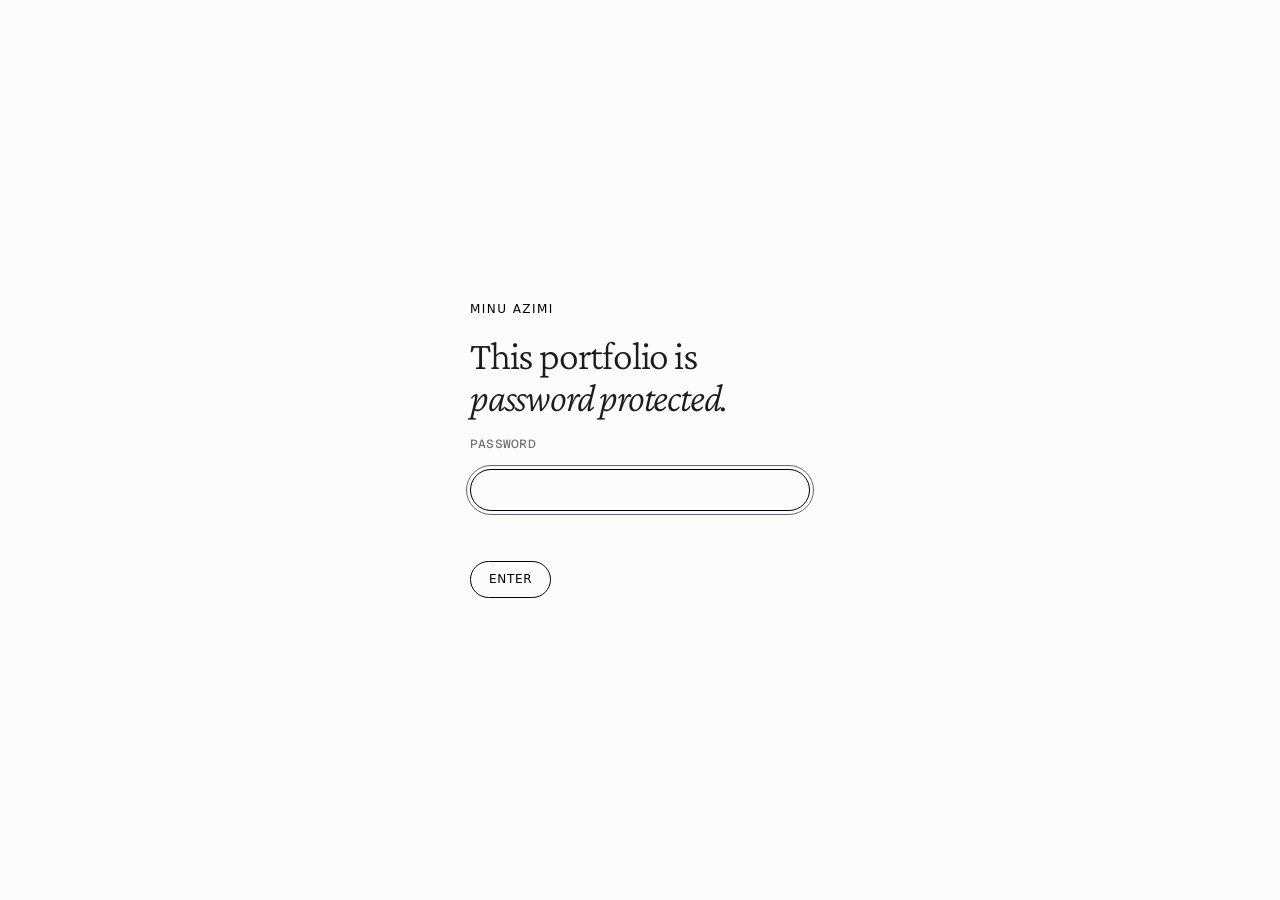
<file: index.html>
<!doctype html>
<html lang="en">
<head>
<meta charset="utf-8">
<script src="gate.js"></script>
<meta name="viewport" content="width=device-width, initial-scale=1, viewport-fit=cover">
<title>Minu Azimi</title>
<meta name="claude:viewport-fit-sides" content="cover">
<meta name="description" content="Brand design and illustration by Minu Azimi.">
<link rel="preconnect" href="https://fonts.googleapis.com">
<link rel="preconnect" href="https://fonts.gstatic.com" crossorigin>
<link rel="stylesheet" href="https://fonts.googleapis.com/css2?family=Azeret+Mono:wght@400&family=Crimson+Pro:ital,wght@0,300;1,300&display=swap">
<link rel="stylesheet" href="styles.css?v=1795150626">
</head>
<body>
<div class="home-hero">
  <div class="wrap nav-over">
  <nav class="nav" aria-label="Main">
    <a class="brand" href="index.html" aria-current="page">Minu Azimi</a>
    <ul><li><a href="work.html">Work</a></li><li><a href="about.html">About</a></li><li><a href="personal.html">Personal</a></li><li><a href="contact.html">Contact</a></li></ul>
  </nav>
</div>

  <img class="home-hero-art" src="images/kooch-ill-tree.webp" width="1400" height="1400" alt="Pomegranate tree illustration">
  <a class="scroll-cue label" href="#intro" aria-label="Scroll to introduction">↓</a>
</div>
<div class="wrap">
  <section class="home-intro" id="intro" aria-label="Introduction">
    <div class="services" aria-label="Services">
      <span class="mono-label">Service</span>
      <span class="mono-label">Brand identity</span>
      <span class="mono-label">Illustration</span>
      <span class="mono-label">Packaging</span>
      <span class="mono-label">Signage</span>
      <span class="mono-label">Campaign &amp; social</span>
    </div>
    <div class="statement">
      <h1><em>A brand designer</em> shaping identities with a trained eye and an artist’s hand.</h1>
      <a class="btn on-mauve" href="about.html">Learn more</a>
    </div>
  </section>

  <section aria-labelledby="latest-title">
    <div class="section-head">
      <h2 id="latest-title">See the <em>latest work</em></h2>
      <a class="btn soft" href="work.html">View all work</a>
    </div>
    <div class="work-row">
      <a class="card" href="kooch.html">
        <div class="img"><img src="images/kooch-bag.jpg" width="1024" height="1401" alt="Kooch shopping bag with swallow mark on a stone ledge" loading="lazy"></div>
        <div class="card-text">
          <span class="mono-label">Kooch: an illustrated identity for a shop in Venice</span>
          <span class="tag">Brand</span>
          <span class="more label">View case study</span>
        </div>
      </a>
      <a class="card" href="chargenet.html">
        <div class="img"><img src="images/chargenet-stationery-card.jpg" width="1080" height="1350" alt="ChargeNet letterhead" loading="lazy"></div>
        <div class="card-text">
          <span class="mono-label">ChargeNet: brand identity for sustainable EV charging</span>
          <span class="tag">Brand</span>
          <span class="more label">View case study</span>
        </div>
      </a>
    </div>
  </section>

  <section aria-labelledby="personal-title">
    <div class="section-head">
      <h2 id="personal-title">Art came first. <br><em>Design followed.</em></h2>
      <a class="btn soft" href="personal.html">Explore personal work</a>
    </div>
    <div class="scatter">
      <a class="s1" href="personal.html"><img src="images/personal-fanciulla-misteriosa.jpg" width="720" height="900" alt="Woman with a blonde bob in a dark floral dress, glancing back" loading="lazy"></a>
      <a class="s2" href="personal.html"><img src="images/personal-up-in-the-air.jpg" width="500" height="616" alt="Girl with pink hair in a striped swimsuit leaping through the air" loading="lazy"></a>
    </div>
  </section>
</div>
<div class="wrap">
  <footer class="site-foot">
    <p class="foot-bio">Minu Azimi is a brand designer and illustrator. She came to design through art, with degrees in Illustration from Scuola Internazionale di Comics in Rome and Graphic Design from San José State University.</p>
    <div class="foot-links">
      <span class="label foot-k">Get in touch</span>
      <a class="label" href="mailto:minu@minuazimi.com">minu@minuazimi.com</a>
      <a class="label" href="https://www.instagram.com/minu_disegni/" target="_blank" rel="noopener">Instagram</a>
    </div>
    <p class="foot-cta">Building a brand? <em>Let’s talk.</em></p>
  </footer>
</div>
<script src="site.js?v=1795150626"></script>
</body>
</html>
</file>
<file: styles.css>
/* Layout: gallery walk — thin type-only nav, hero image with mauve overlay panel and a mono service list in the left margin,
   then one project told as a sequence of full-bleed plates separated by 100px of paper. Light, flat, single theme by design. */
:root {
  color-scheme: light;
  --paper: #fcfcfc;
  --ink: #000000;
  --press: #1c1c1c;
  --charcoal: #262626;
  --ash: #a8a8a8;
  --ash-text: #6f6f6f;        /* ash darkened for small text on paper (AA) */
  --mauve: #6c5f7d;
  --sage: #cee6cc;
  --on-mauve: #fcfcfc;

  --serif: 'Crimson Pro', 'Lora', Georgia, 'Times New Roman', serif;
  --mono: 'Azeret Mono', 'JetBrains Mono', 'IBM Plex Mono', ui-monospace, SFMono-Regular, Menlo, monospace;
  --sans: ui-sans-serif, system-ui, -apple-system, BlinkMacSystemFont, 'Segoe UI', 'Helvetica Neue', Arial, sans-serif;

  --t-caption: 12px;
  --t-body: clamp(15px, 1.2vw + 9px, 18px);
  --t-heading: clamp(34px, 3vw + 18px, 44px);
  --t-display: clamp(38px, 3.4vw + 20px, 50px);

  --gap: 10px;
  --pad: 20px;
  --section: clamp(60px, 8vw, 100px);
  --max: 1280px;
  --pill: 200px;
}

* { box-sizing: border-box; }
html { scroll-behavior: smooth; }
@media (prefers-reduced-motion: reduce) { html { scroll-behavior: auto; } * { transition: none !important; } }
body {
  background: var(--paper);
  color: var(--ink);
  font-family: var(--mono);
  font-size: var(--t-body);
  line-height: 1.45;
  letter-spacing: -0.01em;
  -webkit-font-smoothing: antialiased;
}
img { display: block; max-width: 100%; height: auto; }
a { color: inherit; }
:focus-visible { outline: 1px solid var(--mauve); outline-offset: 3px; }

.wrap {
  max-width: calc(var(--max) + 2 * max(20px, env(safe-area-inset-left, 0px)));
  margin-inline: auto;
  padding-left: max(20px, env(safe-area-inset-left, 0px));
  padding-right: max(20px, env(safe-area-inset-right, 0px));
}
@media (max-width: 480px) {
  .wrap { padding-left: max(16px, env(safe-area-inset-left, 0px)); padding-right: max(16px, env(safe-area-inset-right, 0px)); }
}

/* Type roles */
.label, .nav a, .brand, .tag, .btn {
  font-family: var(--sans);
  font-size: var(--t-caption);
  text-transform: uppercase;
  letter-spacing: 0.06em;
  line-height: 1.2;
}
.mono-label {
  font-family: var(--mono);
  font-size: var(--t-caption);
  text-transform: uppercase;
  letter-spacing: 0.02em;
  line-height: 1.2;
}
h1, h2, h3 {
  font-family: var(--serif);
  font-weight: 300;
  margin: 0;
  text-wrap: balance;
  color: var(--press);
}
h1 { font-size: var(--t-display); line-height: 0.98; letter-spacing: -0.03em; }
h2 { font-size: var(--t-heading); line-height: 1.1; letter-spacing: -0.034em; }
h3 { font-size: clamp(26px, 1.5vw + 18px, 32px); line-height: 1.1; letter-spacing: -0.02em; }
h1 em, h2 em, h3 em { font-style: italic; }
p { margin: 0; max-width: 60ch; }

/* Placeholder copy for Minu to replace */
.ph { color: var(--mauve); border-bottom: 1px dashed currentColor; }
.panel .ph { color: var(--sage); }

/* Nav */
.nav {
  display: flex; justify-content: space-between; align-items: center; gap: 20px;
  padding-block: 20px;
}
.brand { text-decoration: none; letter-spacing: 0.12em; }
.nav ul { display: flex; gap: clamp(20px, 3vw, 40px); list-style: none; margin: 0; padding: 0; }
.nav a { text-decoration: none; }
.nav a:hover { text-decoration: underline; text-underline-offset: 3px; }

/* Pill button */
.btn {
  display: inline-flex; align-items: center; gap: 8px;
  padding: 10px 18px;
  border: 1px solid var(--ink);
  border-radius: var(--pill);
  background: transparent; color: var(--ink);
  text-decoration: none; cursor: pointer;
  transition: background .2s, color .2s;
}
.btn:hover { background: var(--ink); color: var(--paper); }
.btn.on-mauve { border-color: var(--on-mauve); color: var(--on-mauve); }
.btn.on-mauve:hover { background: var(--on-mauve); color: var(--mauve); }

/* Hero */
.hero {
  display: grid;
  grid-template-columns: 200px minmax(0, 1fr);
  gap: var(--pad);
  padding-top: 20px;
}
.services { display: flex; flex-direction: column; gap: var(--gap); color: var(--mauve); padding-top: 4px; }
.services .mono-label:first-child { color: var(--ink); margin-bottom: 6px; }
.hero-media { position: relative; margin-bottom: 60px; }
.hero-media img { width: 100%; aspect-ratio: 2400 / 1552; object-fit: cover; }
.panel {
  position: absolute; right: 0; bottom: -60px;
  width: min(400px, 44%);
  background: var(--mauve); color: var(--on-mauve);
  padding: 40px;
  display: flex; flex-direction: column; gap: 24px; align-items: flex-start;
}
.panel h1 { color: var(--on-mauve); font-size: var(--t-heading); line-height: 1.08; letter-spacing: -0.034em; }
.panel p { font-size: 14px; line-height: 1.45; }

/* Sections */
section { padding-block: var(--section) 0; }
.section-head { display: flex; flex-direction: column; align-items: center; gap: 40px; text-align: center; margin-bottom: 60px; }

/* Work card row */
.work-row { display: grid; grid-template-columns: 1fr 1fr; gap: var(--gap); }
.card { text-decoration: none; display: flex; flex-direction: column; }
.card .img { overflow: hidden; }
.card img { width: 100%; aspect-ratio: 4 / 5; object-fit: cover; transition: transform .6s ease; }
.card:hover img { transform: scale(1.02); }
.caption { display: flex; justify-content: space-between; align-items: baseline; gap: var(--gap); padding-top: 20px; }
.tag { color: var(--ash-text); }

/* Case study */
.cs-head {
  display: grid; grid-template-columns: minmax(0, 7fr) minmax(0, 5fr); gap: 40px 60px;
  padding-top: var(--section);
  border-top: 1px solid var(--ink);
  margin-top: var(--section);
}
.cs-head .kicker { color: var(--mauve); margin-bottom: 20px; }
.cs-head .lede { display: flex; flex-direction: column; gap: 18px; }
.facts { display: grid; grid-template-columns: max-content minmax(0, 1fr); gap: 12px 24px; margin: 0; align-self: start; }
.facts dt { color: var(--ash-text); }
.facts dd { margin: 0; }

.chapter {
  display: grid; grid-template-columns: 200px minmax(0, 1fr); gap: var(--pad);
  padding-top: var(--section);
}
.chapter-meta { display: flex; flex-direction: column; gap: 14px; align-self: start; position: sticky; top: 20px; }
.chapter-meta .mono-label { color: var(--mauve); }
.chapter-meta p { font-size: 13px; line-height: 1.5; }
.chapter-body { display: flex; flex-direction: column; gap: var(--gap); min-width: 0; }

.grid-2 { display: grid; grid-template-columns: 1fr 1fr; gap: var(--gap); }
.grid-3 { display: grid; grid-template-columns: repeat(3, 1fr); gap: var(--gap); }
.cover-45 img { aspect-ratio: 4 / 5; object-fit: cover; width: 100%; }
.cover-11 img { aspect-ratio: 1; object-fit: cover; width: 100%; }

figure { margin: 0; }
figcaption { padding-top: 10px; font-family: var(--mono); font-size: var(--t-caption); text-transform: uppercase; color: var(--ash-text); letter-spacing: 0.02em; }
.zoom { cursor: zoom-in; }

/* Color swatches */
.swatches { display: grid; grid-template-columns: repeat(5, 1fr); gap: var(--gap); }
.swatch { display: flex; flex-direction: column; gap: 8px; }
.swatch .chip { aspect-ratio: 1 / 1.1; border: 1px solid rgba(0,0,0,.08); }
.swatch .mono-label { font-size: 11px; display: flex; flex-direction: column; gap: 4px; }
.swatch .hex { color: var(--ash-text); }

/* Illustration plate: black band so painted pieces bleed into it */
.plate { background: var(--ink); color: var(--paper); margin-top: var(--section); padding-block: var(--section); }
.plate .chapter { padding-top: 0; }
.plate .chapter-meta .mono-label { color: var(--sage); }
.plate figcaption { color: var(--ash); }
.ill-grid { display: grid; grid-template-columns: repeat(3, 1fr); gap: var(--gap); }
.ill-grid .big { grid-column: span 2; grid-row: span 2; }
.ill-grid img { width: 100%; aspect-ratio: 1; object-fit: cover; }

/* Campaign */
.toggle { display: inline-flex; gap: 6px; }
.toggle button { font: inherit; }
.toggle .btn[aria-pressed="true"] { background: var(--ink); color: var(--paper); }
.campaign { display: grid; grid-template-columns: 5fr 6fr; gap: var(--gap); align-items: stretch; }
.campaign .email { display: flex; flex-direction: column; }
.campaign .email .img { flex: 1; min-height: 0; overflow: hidden; background: #f7e4de; }
.campaign .email img { width: 100%; height: 100%; object-fit: cover; object-position: top; }
.campaign .posts { display: flex; flex-direction: column; gap: var(--gap); }

/* About & contact */
.about { display: grid; grid-template-columns: 200px minmax(0, 7fr) minmax(0, 5fr); gap: 40px var(--pad); }
.about .copy { display: flex; flex-direction: column; gap: 18px; }
.contact-list { display: flex; flex-direction: column; gap: 14px; }
.contact-list .row { display: flex; flex-direction: column; gap: 4px; }
.contact-list .mono-label { color: var(--ash-text); }
.inline-link { text-decoration: underline; text-decoration-thickness: 1px; text-underline-offset: 3px; }
.copy-btn { margin-top: 6px; }


/* Lightbox */
dialog.lightbox { border: 0; padding: 0; margin: 0; background: transparent; width: 100vw; height: 100vh; max-width: none; max-height: none; overflow: hidden; outline: none; }
dialog.lightbox[open] { display: grid; grid-template-rows: minmax(0, 1fr) auto; }
dialog.lightbox::backdrop { background: rgba(252,252,252,.97); }
.lb-stage { display: flex; align-items: center; justify-content: center; min-height: 0; padding: 24px max(72px, env(safe-area-inset-left, 0px)) 8px; }
.lb-stage img { max-width: 100%; max-height: 100%; width: auto; height: auto; object-fit: contain; }
.lb-bar { display: flex; justify-content: space-between; align-items: center; gap: 20px; padding: 12px max(24px, env(safe-area-inset-right, 0px)) max(20px, env(safe-area-inset-bottom, 0px)); color: var(--ink); }
.lb-count { color: var(--ash-text); }
.lb-nav { position: absolute; top: 50%; transform: translateY(-50%); width: 48px; height: 48px; border-radius: var(--pill); border: 1px solid var(--ink); background: var(--paper); color: var(--ink); font-size: 18px; line-height: 1; cursor: pointer; display: grid; place-items: center; }
.lb-nav:hover { background: var(--ink); color: var(--paper); }
.lb-prev { left: max(14px, env(safe-area-inset-left, 0px)); }
.lb-next { right: max(14px, env(safe-area-inset-right, 0px)); }
.lightbox .btn:focus-visible, .lb-nav:focus-visible { outline: 1px solid var(--mauve); outline-offset: 2px; }
@media (max-width: 600px) { .lb-stage { padding: 16px 16px 8px; } .lb-nav { top: auto; bottom: 76px; transform: none; width: 44px; height: 44px; } }

/* Responsive */
@media (max-width: 900px) {
  .hero, .chapter, .about { grid-template-columns: minmax(0, 1fr); }
  .services { flex-direction: row; flex-wrap: wrap; gap: 6px 16px; }
  .services .mono-label:first-child { width: 100%; margin-bottom: 0; }
  .hero-media { margin-bottom: 0; }
  .panel { position: static; width: 100%; padding: 28px; }
  .cs-head { grid-template-columns: minmax(0, 1fr); }
  .chapter-meta { position: static; }
  .swatches { grid-template-columns: repeat(5, minmax(0, 1fr)); }
}
@media (max-width: 600px) {
  .work-row, .grid-2, .campaign { grid-template-columns: minmax(0, 1fr); }
  .grid-3 { grid-template-columns: 1fr 1fr; }
  .grid-3 > :last-child { grid-column: span 2; }
  .ill-grid { grid-template-columns: 1fr 1fr; }
  .swatches { grid-template-columns: repeat(3, minmax(0, 1fr)); }
  .campaign .email img { height: auto; }
  .nav ul { gap: 16px; }
  .facts { grid-template-columns: minmax(0, 1fr); gap: 4px; }
  .facts dd { margin-bottom: 10px; }
}

.panel .ph { color: var(--sage); }

/* ---- Multi-page additions ---- */
:root { --paper-2: #f1f1ef; }
.nav a[aria-current="page"] { text-decoration: underline; text-decoration-thickness: 1px; text-underline-offset: 3px; }
.cs-head--page { border-top: 0; margin-top: 0; padding-top: 60px; }
.back { text-decoration: none; }
.back:hover { text-decoration: underline; text-underline-offset: 3px; }

/* Page header for inner pages */
.page-head { display: grid; grid-template-columns: 200px minmax(0, 1fr); gap: var(--pad); padding-top: 60px; }
.page-head .mono-label { color: var(--mauve); padding-top: 10px; }
.page-head .intro { display: flex; flex-direction: column; gap: 24px; }

/* Placeholder visual for projects without artwork yet */
.ph-visual {
  aspect-ratio: 4 / 5; width: 100%;
  display: flex; flex-direction: column; justify-content: space-between;
  padding: 24px; background: var(--paper-2); color: var(--press);
  border: 1px dashed var(--ash);
}
.ph-visual.sage { background: var(--sage); border-color: transparent; }
.ph-visual .ph-name { font-family: var(--serif); font-weight: 300; font-size: clamp(32px, 4vw, 56px); line-height: 1; letter-spacing: -0.03em; }
.ph-visual .mono-label { color: var(--charcoal); }
.card.is-soon { cursor: default; }
.card.is-soon:hover img { transform: none; }

/* Home: featured project spans the row, two cards beneath */
.feature { display: flex; flex-direction: column; text-decoration: none; }
.feature-media { display: grid; grid-template-columns: 1fr 1fr; gap: var(--gap); overflow: hidden; }
.feature-media img { width: 100%; aspect-ratio: 4 / 5; object-fit: cover; transition: transform .6s ease; }
.feature:hover img { transform: scale(1.015); }
.work-stack { display: flex; flex-direction: column; gap: 60px; }
.home-cta { display: flex; justify-content: center; margin-top: 60px; }

/* Home: personal + contact strip */
.duo { display: grid; grid-template-columns: 1fr 1fr; gap: var(--gap); }
.duo-item { background: var(--paper-2); padding: 40px; display: flex; flex-direction: column; gap: 24px; align-items: flex-start; }
.duo-item.mauve { background: var(--mauve); color: var(--on-mauve); }
.duo-item.mauve h2 { color: var(--on-mauve); }
.duo-item .mono-label { color: var(--mauve); }
.duo-item.mauve .mono-label { color: var(--sage); }

/* Work index: one row per project */
.project-list { list-style: none; margin: 0; padding: 0; border-top: 1px solid var(--ink); }
.project { border-bottom: 1px solid var(--ink); }
.project-link {
  display: grid; grid-template-columns: 200px minmax(0, 1fr) minmax(0, 1fr); gap: var(--pad);
  padding-block: 40px; text-decoration: none; align-items: start;
}
.project-link .num { color: var(--ash-text); }
.project-link .thumb img, .project-link .thumb .ph-visual { aspect-ratio: 4 / 3; width: 100%; object-fit: cover; }
.project-link .info { display: flex; flex-direction: column; gap: 18px; }
.project-link .info h2 { font-size: var(--t-heading); }
.project-link .info p { font-size: var(--t-body); }
.project-link .status { align-self: flex-start; }
.pill-tag { display: inline-block; padding: 6px 12px; border: 1px solid var(--ash); border-radius: var(--pill); font-family: var(--sans); font-size: 11px; text-transform: uppercase; letter-spacing: 0.06em; color: var(--ash-text); }
a.project-link:hover h2 em { text-decoration: underline; text-decoration-thickness: 1px; text-underline-offset: 6px; }

/* Personal: masonry of artworks */
.art-grid { columns: 3 260px; column-gap: var(--gap); }
.art { break-inside: avoid; margin-bottom: 40px; }
.art .ph-visual { justify-content: flex-end; }
.art .ph-visual.r-sq { aspect-ratio: 1; }
.art .ph-visual.r-land { aspect-ratio: 4 / 3; }
.art .ph-visual.r-tall { aspect-ratio: 3 / 4; }
.art figcaption { display: flex; justify-content: space-between; gap: 10px; }

/* Contact page */
.contact-page { display: grid; grid-template-columns: 200px minmax(0, 7fr) minmax(0, 5fr); gap: 40px var(--pad); padding-top: 60px; }
.contact-page .mono-label.k { color: var(--mauve); padding-top: 10px; }
.big-link { font-family: var(--serif); font-weight: 300; font-size: clamp(30px, 3.4vw + 12px, 50px); letter-spacing: -0.03em; line-height: 1.05; color: var(--press); word-break: break-word; text-decoration-thickness: 1px; text-underline-offset: 6px; }
.contact-main { display: flex; flex-direction: column; gap: 40px; }
.contact-main .row { display: flex; flex-direction: column; gap: 10px; align-items: flex-start; }
.contact-main .row .mono-label { color: var(--ash-text); }
.bio { display: flex; flex-direction: column; gap: 18px; }
.bio p { font-size: 15px; }

.site-foot { display: flex; justify-content: space-between; align-items: end; gap: 20px; flex-wrap: wrap; padding-block: var(--section) 20px; }
.site-foot .mid { display: flex; gap: 20px; flex-wrap: wrap; }
.site-foot a { text-decoration: none; }
.site-foot a:hover { text-decoration: underline; text-underline-offset: 3px; }

@media (max-width: 900px) {
  .page-head, .contact-page { grid-template-columns: minmax(0, 1fr); }
  .project-link { grid-template-columns: minmax(0, 1fr); }
}
@media (max-width: 600px) {
  .duo { grid-template-columns: minmax(0, 1fr); }
  .duo-item { padding: 28px; }
  .work-row .card + .card { margin-top: 30px; }
  .feature-media { grid-template-columns: 1fr 1fr; }
}

/* ---- Home, modeled on the reference: full-bleed hero, overlapping statement ---- */
:root { --hero-ground: #e7e5e2; --pill-fill: #e6e5e3; }
.home-hero {
  position: relative; background: var(--hero-ground);
  height: clamp(520px, 92vh, 960px); overflow: hidden;
  display: flex; align-items: center; justify-content: center;
}
.home-hero .nav-over { position: absolute; top: 0; left: 0; right: 0; z-index: 2; }
.home-hero-art { height: 112%; width: auto; max-width: none; transform: translateY(6%); }
.scroll-cue {
  position: absolute; bottom: 24px; left: max(20px, env(safe-area-inset-left, 0px));
  text-decoration: none; font-size: 16px;
}
.home-intro {
  display: grid; grid-template-columns: minmax(0, 5fr) minmax(0, 7fr); gap: var(--pad);
  margin-top: -220px; position: relative; z-index: 1; padding-top: 0;
}
.home-intro .services { align-self: end; padding-bottom: 40px; }
.statement {
  background: var(--mauve); color: var(--sage);
  padding: 40px; min-height: 380px;
  display: flex; flex-direction: column; justify-content: space-between; align-items: flex-start; gap: 40px;
}
.statement h1 { color: var(--sage); font-size: var(--t-display); line-height: 1.02; letter-spacing: -0.03em; max-width: 14em; }
.btn.soft { background: var(--pill-fill); border-color: var(--pill-fill); }
.btn.soft:hover { background: var(--ink); border-color: var(--ink); color: var(--paper); }

.card-text { display: flex; flex-direction: column; gap: 6px; padding-top: 20px; }
.card-text .more { margin-top: 10px; text-decoration: underline; text-decoration-thickness: 1px; text-underline-offset: 3px; }
.card-text .more.soon { text-decoration: none; color: var(--ash-text); }
.work-row .card .ph-visual { aspect-ratio: 4 / 5; }

.scatter { position: relative; display: grid; grid-template-columns: repeat(12, minmax(0, 1fr)); gap: var(--gap); }
.scatter .s1 { grid-column: 2 / span 4; aspect-ratio: 3 / 4; }
.scatter .s2 { grid-column: 8 / span 3; aspect-ratio: 3 / 4; margin-top: 80px; align-self: start; }
.scatter .ph-visual { justify-content: flex-end; }

/* Footer, all pages */
.site-foot {
  display: grid; grid-template-columns: minmax(0, 4fr) minmax(0, 3fr) minmax(0, 5fr); gap: 40px var(--pad);
  padding-block: calc(var(--section) * 1.4) 40px; align-items: start;
}
.foot-bio { font-size: 13px; line-height: 1.6; max-width: 36ch; }
.foot-links { display: flex; flex-direction: column; gap: 14px; align-items: flex-start; }
.foot-links .foot-k { color: var(--ash-text); }
.foot-links a { text-decoration: underline; text-decoration-thickness: 1px; text-underline-offset: 4px; }
.foot-cta { font-family: var(--serif); font-weight: 300; font-size: var(--t-heading); line-height: 1.05; letter-spacing: -0.03em; color: var(--mauve); }

/* Kooch illustrations are transparent cutouts: show them on a light ground */
.plate { background: var(--paper-2); color: var(--ink); }
.plate .chapter-meta .mono-label { color: var(--mauve); }
.plate figcaption { color: var(--ash-text); }
.ill-grid img { object-fit: contain; }

@media (max-width: 900px) {
  .home-intro { grid-template-columns: minmax(0, 1fr); margin-top: -120px; }
  .home-intro .services { order: 2; padding-bottom: 0; }
  .statement { min-height: 0; padding: 28px; }
  .site-foot { grid-template-columns: minmax(0, 1fr); }
}
@media (max-width: 600px) {
  .home-hero { height: clamp(440px, 80vh, 640px); }
  .scatter .s1 { grid-column: 1 / span 7; }
  .scatter .s2 { grid-column: 8 / span 5; margin-top: 60px; }
}
@media (max-width: 600px) {
  .home-hero { align-items: flex-end; }
  .home-hero-art { height: calc(100% - 64px); transform: none; }
}

/* ---- About page, modeled on the reference: dark chapters with sticky titles ---- */
.visually-hidden { position: absolute; width: 1px; height: 1px; overflow: hidden; clip: rect(0 0 0 0); white-space: nowrap; }
.dark-band { background: var(--charcoal); color: #d9d9d6; }
.dark-band .nav a, .dark-band .brand { color: var(--paper); }
.ab-chapters { padding-block: 120px 160px; display: flex; flex-direction: column; gap: 220px; }
.ab-chapter { display: grid; grid-template-columns: minmax(0, 1fr) minmax(0, 1fr); gap: 40px var(--pad); align-items: start; }
.ab-key { position: sticky; top: 38vh; display: flex; flex-direction: column; gap: 14px; }
.ab-key .label { color: var(--ash); }
.ab-key h2 { color: var(--paper); font-size: var(--t-heading); }
.ab-body { display: flex; flex-direction: column; gap: 24px; max-width: 440px; }
.ab-body p { font-size: 15px; line-height: 1.6; color: #c9c9c5; }
.ab-media { width: 100%; aspect-ratio: 10 / 11; object-fit: cover; }
.dark-band .ph-visual { background: #2f2f2f; border-color: #4a4a4a; color: var(--ash); justify-content: flex-end; }
.dark-band .ph-visual .mono-label { color: var(--ash); }
.dark-band .ph { color: var(--sage); }
.ab-roles { list-style: none; margin: 0; padding: 0; display: flex; flex-direction: column; gap: 10px; color: var(--paper); }
.ab-hello { background: var(--mauve); display: flex; align-items: center; justify-content: center; }
.ab-hello span { font-family: var(--serif); font-weight: 300; font-size: clamp(48px, 6vw, 84px); line-height: .95; letter-spacing: -0.04em; color: var(--sage); text-align: center; }
.ab-links { display: flex; flex-direction: column; gap: 14px; align-items: flex-start; }
.ab-links a { color: var(--paper); text-decoration: underline; text-decoration-thickness: 1px; text-underline-offset: 4px; }

.ab-lists { padding-top: var(--section); }
.ab-list-k { color: var(--ash-text); margin: 0 0 18px; font-weight: 400; }
.ab-list { list-style: none; margin: 0 0 60px; padding: 0; border-top: 1px solid var(--ash); }
.ab-list li { border-bottom: 1px solid var(--ash); }
.ab-list a, .ab-list .row {
  display: grid; grid-template-columns: minmax(0, 1fr) 170px 24px; gap: var(--pad); align-items: baseline;
  padding-block: 14px; text-decoration: none; font-family: var(--sans); font-size: 13px;
}
.ab-list .yr { color: var(--ash-text); }
.ab-list .arr { text-align: right; }
.ab-list a:hover > span:first-child { text-decoration: underline; text-underline-offset: 3px; }

@media (max-width: 760px) {
  .ab-chapters { gap: 100px; padding-block: 60px 100px; }
  .ab-chapter { grid-template-columns: minmax(0, 1fr); }
  .ab-key { position: static; }
  .ab-body { max-width: none; }
  .ab-list a, .ab-list .row { grid-template-columns: minmax(0, 1fr) 24px; }
  .ab-list .yr { grid-column: 1; grid-row: 2; }
  .ab-list .arr { grid-column: 2; grid-row: 1; }
}

/* Body copy: smaller, one size site-wide */
:root { --t-body: clamp(14px, 0.25vw + 11.5px, 15px); }
body { line-height: 1.55; }

/* Body copy: 12px everywhere (paragraphs, case-study details, captions, lists) */
:root { --t-body: 12px; }
body { font-size: 12px; line-height: 1.6; }
p, .panel p, .chapter-meta p, .bio p, .foot-bio, .ab-body p, .project-link .info p,
.facts, .facts dd, .facts dt, .ab-list a, .ab-list .row { font-size: 12px; }

/* Gradient strip (ChargeNet color chapter) */
.grad { display: flex; flex-direction: column; gap: 8px; margin-top: 30px; }
.grad-bar { height: 56px; width: 100%; }
.grad-stops { display: flex; justify-content: space-between; font-size: 11px; }
.grad-stops > span { display: flex; flex-direction: column; gap: 4px; }
.grad-stops > span:last-child { text-align: right; }
.grad-stops .hex { color: var(--ash-text); }

/* Single email shown centered on a light ground */
.email-solo { background: var(--paper-2); padding: clamp(24px, 5vw, 60px) 16px; display: flex; justify-content: center; }
.email-solo img { width: 100%; max-width: 560px; height: auto; }

/* Personal artwork */
.art img { width: 100%; height: auto; display: block; }
.art figcaption { font-size: 11px; }
.scatter a.s1, .scatter a.s2 { aspect-ratio: auto; display: block; }
.scatter a img { width: 100%; height: auto; display: block; }
.lb-nav[hidden] { display: none; }
.art-grid.js-masonry { columns: auto; display: flex; gap: var(--gap); align-items: flex-start; }
.art-col { flex: 1 1 0; min-width: 0; display: flex; flex-direction: column; }
.scatter a.s2 { grid-column: 7 / span 5; margin-top: 120px; }
@media (max-width: 600px) { .scatter a.s2 { grid-column: 6 / span 7; margin-top: 60px; } }
/* Uniform masonry spacing: same gap between rows as between columns */
.art { margin-bottom: var(--gap); }
.art-col { gap: var(--gap); }
.art-col .art { margin-bottom: 0; }
.ab-roles { gap: 14px; }
.ab-roles li { display: flex; flex-direction: column; gap: 3px; }
.ab-roles .role { color: var(--ash); }
.scatter a.s2 { grid-column: 8 / span 4; margin-top: 120px; }
@media (max-width: 600px) { .scatter a.s2 { grid-column: 8 / span 5; margin-top: 60px; } }
/* Personal page: scattered parallax grid */
.art-grid.js-scatter { columns: auto; display: grid; column-gap: 20px; row-gap: 120px; align-items: start; padding-bottom: 80px; }
.art-grid.js-scatter .art { margin-bottom: 0; will-change: transform; }
@media (max-width: 599px) { .art-grid.js-scatter { row-gap: 28px; column-gap: 10px; } }
/* Desktop depth: tighter rows so pieces pass over and under each other */
@media (min-width: 900px) {
  .art-grid.js-scatter { row-gap: 40px; position: relative; }
  .art-grid.js-scatter .art { position: relative; }
  .art-grid.js-scatter .art.depth-back img { filter: saturate(.75) brightness(1.03); opacity: .85; }
}
/* Phones: plain single column */
.art-grid.js-stack { columns: auto; display: flex; flex-direction: column; gap: var(--gap); }
.art-grid.js-stack .art { margin: 0; transform: none; }
.art-grid.js-scatter { padding-bottom: 240px; }
</file>
